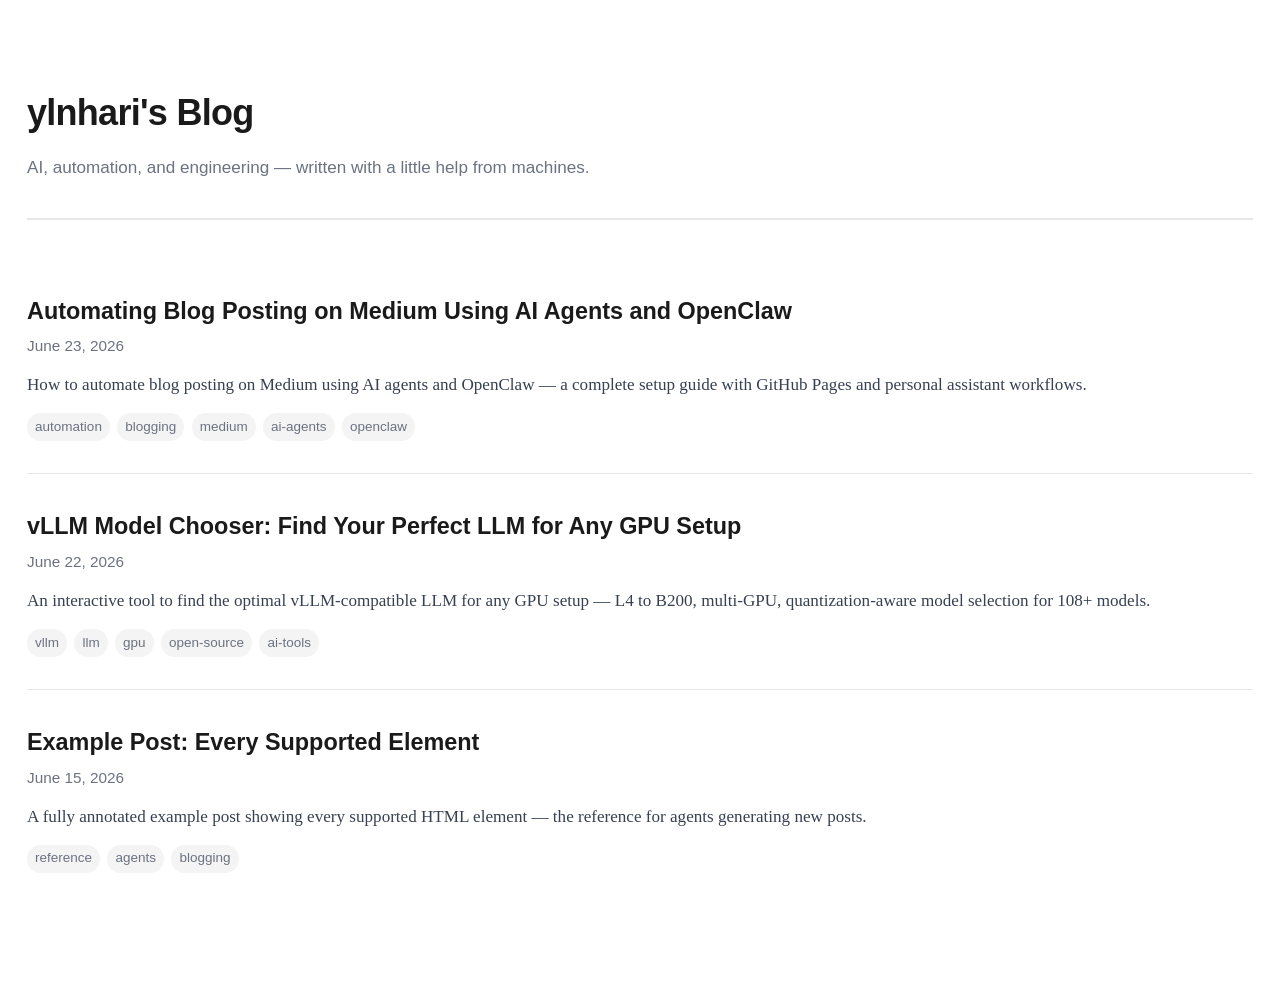
<file: index.html>
<!DOCTYPE html>
<html lang="en">
<head>
  <meta charset="utf-8">
  <meta name="viewport" content="width=device-width, initial-scale=1.0">
  <meta name="description" content="Hari's technical blog — AI, automation, and engineering.">
  <title>ylnhari · Blog</title>
  <link rel="stylesheet" href="assets/style.css">
</head>
<body class="blog-index">
<div class="blog-index">

  <header>
    <h1>ylnhari's Blog</h1>
    <p>AI, automation, and engineering — written with a little help from machines.</p>
  </header>

  <main>
    <ul class="post-list" id="post-list">
      <li class="empty-state">Loading posts…</li>
    </ul>
  </main>

</div>

<script>
  fetch('posts/index.json')
    .then(r => r.json())
    .then(posts => {
      const list = document.getElementById('post-list');

      if (!posts.length) {
        list.innerHTML = '<li class="empty-state">No posts yet. Check back soon.</li>';
        return;
      }

      list.innerHTML = posts.map(post => {
        const date = new Date(post.date + 'T00:00:00').toLocaleDateString('en-US', {
          year: 'numeric', month: 'long', day: 'numeric'
        });
        const tags = (post.tags || []).map(t => `<span class="tag">${t}</span>`).join('');
        const url = `posts/${post.slug}/`;
        const mediumLink = post.medium_url
          ? ` &middot; <a href="${post.medium_url}" target="_blank" rel="noopener">Read on Medium</a>`
          : '';

        return `
          <li class="post-card">
            <h2><a href="${url}">${post.title}</a></h2>
            <p class="meta">${date}${mediumLink}</p>
            <p class="description">${post.description}</p>
            ${tags ? `<div class="tags">${tags}</div>` : ''}
          </li>`;
      }).join('');
    })
    .catch(() => {
      document.getElementById('post-list').innerHTML =
        '<li class="empty-state">Could not load posts.</li>';
    });
</script>
</body>
</html>
</file>
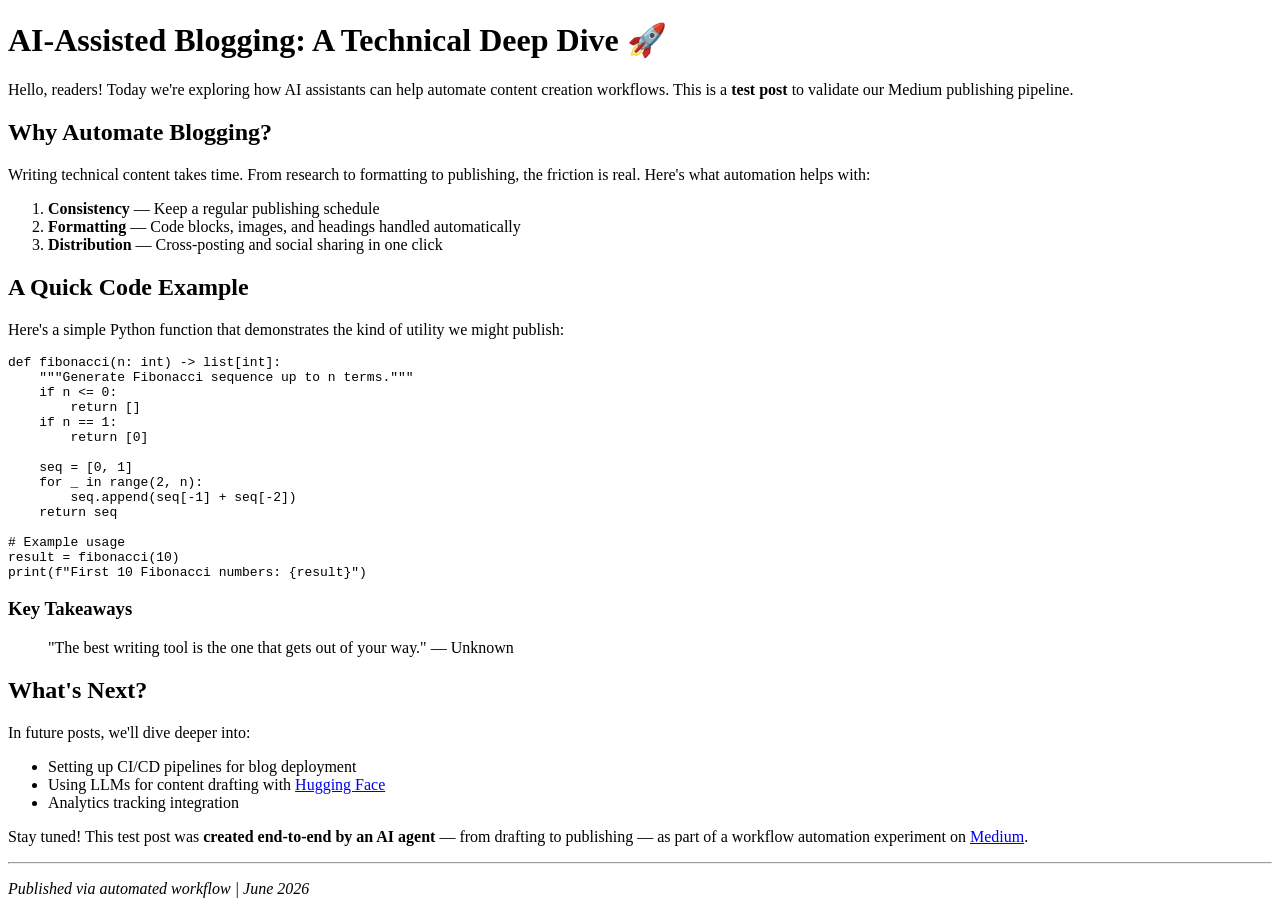
<file: post.html>
<!DOCTYPE html>
<html>
<head>
<meta charset="utf-8">
<meta name="author" content="ylnhari">
<title>AI-Assisted Blogging: A Technical Deep Dive</title>
</head>
<body>
<h1>AI-Assisted Blogging: A Technical Deep Dive 🚀</h1>
<p>Hello, readers! Today we're exploring how AI assistants can help automate content creation workflows. This is a <strong>test post</strong> to validate our Medium publishing pipeline.</p>
<h2>Why Automate Blogging?</h2>
<p>Writing technical content takes time. From research to formatting to publishing, the friction is real. Here's what automation helps with:</p>
<ol>
<li><strong>Consistency</strong> — Keep a regular publishing schedule</li>
<li><strong>Formatting</strong> — Code blocks, images, and headings handled automatically</li>
<li><strong>Distribution</strong> — Cross-posting and social sharing in one click</li>
</ol>
<h2>A Quick Code Example</h2>
<p>Here's a simple Python function that demonstrates the kind of utility we might publish:</p>
<pre><code>def fibonacci(n: int) -> list[int]:
    """Generate Fibonacci sequence up to n terms."""
    if n <= 0:
        return []
    if n == 1:
        return [0]
    
    seq = [0, 1]
    for _ in range(2, n):
        seq.append(seq[-1] + seq[-2])
    return seq

# Example usage
result = fibonacci(10)
print(f"First 10 Fibonacci numbers: {result}")</code></pre>
<h3>Key Takeaways</h3>
<blockquote>"The best writing tool is the one that gets out of your way." — Unknown</blockquote>
<h2>What's Next?</h2>
<p>In future posts, we'll dive deeper into:</p>
<ul>
<li>Setting up CI/CD pipelines for blog deployment</li>
<li>Using LLMs for content drafting with <a href="https://huggingface.co">Hugging Face</a></li>
<li>Analytics tracking integration</li>
</ul>
<p>Stay tuned! This test post was <strong>created end-to-end by an AI agent</strong> — from drafting to publishing — as part of a workflow automation experiment on <a href="https://medium.com">Medium</a>.</p>
<hr>
<p><em>Published via automated workflow | June 2026</em></p>
</body>
</html>
</file>
<file: assets/style.css>
/* ylnhari blog — shared styles */

*, *::before, *::after {
  box-sizing: border-box;
}

:root {
  --text: #1a1a1a;
  --muted: #6b7280;
  --accent: #2563eb;
  --bg: #ffffff;
  --code-bg: #f4f4f5;
  --border: #e5e7eb;
  --max-width: 720px;
  --font-body: Georgia, 'Times New Roman', serif;
  --font-sans: -apple-system, BlinkMacSystemFont, 'Segoe UI', Roboto, sans-serif;
  --font-mono: 'Fira Code', 'Cascadia Code', Consolas, monospace;
}

html {
  font-size: 18px;
  line-height: 1.7;
  color: var(--text);
  background: var(--bg);
  -webkit-font-smoothing: antialiased;
}

body {
  margin: 0;
  padding: 2rem 1.5rem 4rem;
  font-family: var(--font-body);
}

article {
  max-width: var(--max-width);
  margin: 0 auto;
}

/* Typography */

h1, h2, h3 {
  font-family: var(--font-sans);
  font-weight: 700;
  line-height: 1.25;
  margin: 2.5rem 0 1rem;
  color: var(--text);
}

h1 {
  font-size: 2.25rem;
  margin-top: 1rem;
  letter-spacing: -0.02em;
}

h2 {
  font-size: 1.5rem;
  border-bottom: 2px solid var(--border);
  padding-bottom: 0.35rem;
}

h3 {
  font-size: 1.2rem;
  color: var(--muted);
}

p {
  margin: 0 0 1.4rem;
}

a {
  color: var(--accent);
  text-decoration: underline;
  text-underline-offset: 3px;
}

a:hover {
  text-decoration: none;
}

/* Byline */

.byline {
  font-family: var(--font-sans);
  font-size: 0.9rem;
  color: var(--muted);
  margin: 0.25rem 0 2rem;
}

/* Images */

img {
  max-width: 100%;
  height: auto;
  display: block;
  margin: 2rem auto;
  border-radius: 6px;
}

/* Blockquotes */

blockquote {
  margin: 2rem 0;
  padding: 0.75rem 0 0.75rem 1.5rem;
  border-left: 4px solid var(--accent);
  font-style: italic;
  color: var(--muted);
  font-size: 1.1rem;
}

blockquote p {
  margin: 0;
}

/* Code */

code {
  font-family: var(--font-mono);
  font-size: 0.875em;
  background: var(--code-bg);
  padding: 0.15em 0.4em;
  border-radius: 4px;
}

pre {
  background: var(--code-bg);
  border: 1px solid var(--border);
  border-radius: 8px;
  padding: 1.25rem 1.5rem;
  overflow-x: auto;
  margin: 1.75rem 0;
  line-height: 1.55;
}

pre code {
  background: none;
  padding: 0;
  font-size: 0.875rem;
}

/* Lists */

ul, ol {
  padding-left: 1.75rem;
  margin: 0 0 1.4rem;
}

li {
  margin-bottom: 0.4rem;
}

li > ul, li > ol {
  margin-top: 0.4rem;
  margin-bottom: 0;
}

/* Horizontal rule */

hr {
  border: none;
  text-align: center;
  margin: 3rem 0;
  color: var(--muted);
  letter-spacing: 0.5em;
}

hr::before {
  content: '· · ·';
  font-family: var(--font-sans);
  font-size: 1.2rem;
}

/* Footer note */

.footer-note {
  font-family: var(--font-sans);
  font-size: 0.85rem;
  color: var(--muted);
  margin-top: 3rem;
}

/* Blog index page */

.blog-index header {
  padding: 3rem 0 2rem;
  border-bottom: 2px solid var(--border);
  margin-bottom: 2.5rem;
}

.blog-index header h1 {
  margin-top: 0;
  font-size: 2rem;
}

.blog-index header p {
  color: var(--muted);
  font-family: var(--font-sans);
  font-size: 0.95rem;
  margin: 0;
}

.post-list {
  list-style: none;
  padding: 0;
  margin: 0;
}

.post-card {
  padding: 1.75rem 0;
  border-bottom: 1px solid var(--border);
}

.post-card:last-child {
  border-bottom: none;
}

.post-card h2 {
  font-size: 1.3rem;
  margin: 0 0 0.4rem;
  border: none;
  padding: 0;
}

.post-card h2 a {
  color: var(--text);
  text-decoration: none;
}

.post-card h2 a:hover {
  color: var(--accent);
}

.post-card .meta {
  font-family: var(--font-sans);
  font-size: 0.85rem;
  color: var(--muted);
  margin: 0 0 0.6rem;
}

.post-card .description {
  font-size: 0.95rem;
  margin: 0;
  color: #374151;
}

.post-card .tags {
  margin-top: 0.6rem;
}

.tag {
  display: inline-block;
  font-family: var(--font-sans);
  font-size: 0.75rem;
  background: var(--code-bg);
  color: var(--muted);
  padding: 0.2em 0.6em;
  border-radius: 20px;
  margin-right: 0.4rem;
  text-transform: lowercase;
}

.empty-state {
  text-align: center;
  padding: 4rem 0;
  color: var(--muted);
  font-family: var(--font-sans);
}

/* Responsive */

@media (max-width: 600px) {
  html {
    font-size: 17px;
  }

  h1 {
    font-size: 1.75rem;
  }

  h2 {
    font-size: 1.3rem;
  }

  body {
    padding: 1.5rem 1rem 3rem;
  }
}
</file>
